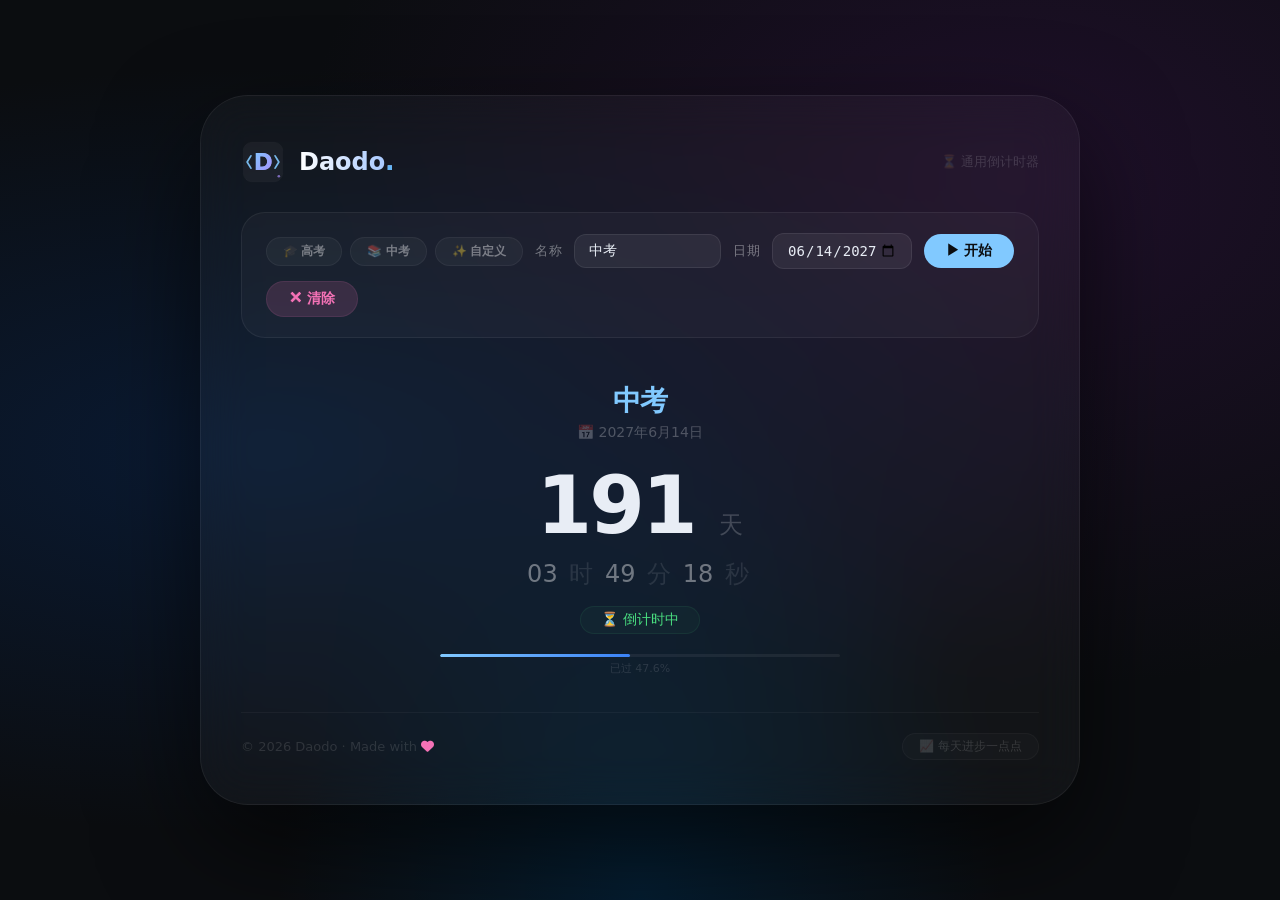
<file: DAODO团队自研/倒计时.html>
<!DOCTYPE html>
<html lang="zh-CN">
<head>
    <meta charset="UTF-8" />
    <meta name="viewport" content="width=device-width, initial-scale=1.0" />
    <title>倒计时器 · Daodo</title>
    
    <link rel="icon" href="data:image/svg+xml,%3Csvg xmlns='http://www.w3.org/2000/svg' viewBox='0 0 200 200'%3E%3Cdefs%3E%3ClinearGradient id='g' x1='0%25' y1='0%25' x2='100%25' y2='100%25'%3E%3Cstop offset='0%25' stop-color='%2381C9FF'/%3E%3Cstop offset='100%25' stop-color='%23A78BFA'/%3E%3C/linearGradient%3E%3Cfilter id='f'%3E%3CfeGaussianBlur stdDeviation='2' result='b'/%3E%3CfeMerge%3E%3CfeMergeNode in='b'/%3E%3CfeMergeNode in='SourceGraphic'/%3E%3C/feMerge%3E%3C/filter%3E%3C/defs%3E%3Crect x='0' y='0' width='200' height='200' rx='40' fill='%230b0d10'/%3E%3Crect x='10' y='10' width='180' height='180' rx='40' fill='rgba(255,255,255,0.04)' stroke='rgba(255,255,255,0.06)' stroke-width='2'/%3E%3Cpath d='M 45 72 L 28 100 L 45 128' fill='none' stroke='%2381C9FF' stroke-width='8' stroke-linecap='round' stroke-linejoin='round' opacity='0.9'/%3E%3Ctext x='100' y='138' font-family='Inter, system-ui, sans-serif' font-size='104' font-weight='800' fill='url(%23g)' filter='url(%23f)' text-anchor='middle' letter-spacing='-2'%3ED%3C/text%3E%3Cpath d='M 155 72 L 172 100 L 155 128' fill='none' stroke='%2381C9FF' stroke-width='8' stroke-linecap='round' stroke-linejoin='round' opacity='0.9'/%3E%3Ccircle cx='172' cy='165' r='6' fill='%23A78BFA' opacity='0.7'/%3E%3C/svg%3E">

    <style>
        * { margin: 0; padding: 0; box-sizing: border-box; }

        body {
            min-height: 100vh;
            display: flex;
            align-items: center;
            justify-content: center;
            font-family: 'Inter', system-ui, -apple-system, sans-serif;
            background: #0b0d10;
            background-image: 
                radial-gradient(ellipse at 20% 50%, rgba(10, 30, 60, 0.8) 0%, transparent 60%),
                radial-gradient(ellipse at 80% 20%, rgba(60, 20, 80, 0.4) 0%, transparent 50%),
                radial-gradient(ellipse at 50% 100%, rgba(0, 40, 70, 0.6) 0%, transparent 40%);
            color: #e8edf5;
            padding: 20px;
        }

        .container {
            max-width: 880px;
            width: 100%;
            background: rgba(255, 255, 255, 0.03);
            backdrop-filter: blur(24px);
            -webkit-backdrop-filter: blur(24px);
            border-radius: 48px;
            border: 1px solid rgba(255, 255, 255, 0.06);
            box-shadow: 0 40px 100px rgba(0, 0, 0, 0.6);
            padding: 44px 40px;
        }

        .header {
            display: flex;
            justify-content: space-between;
            align-items: center;
            flex-wrap: wrap;
            gap: 12px;
            margin-bottom: 28px;
        }

        .logo-group {
            display: flex;
            align-items: center;
            gap: 14px;
        }
        .logo-icon { width: 44px; height: 44px; }
        .logo-icon svg { width: 100%; height: 100%; display: block; }
        .logo-text {
            font-size: 24px;
            font-weight: 700;
            background: linear-gradient(to right, #ffffff, #a0c4ff);
            -webkit-background-clip: text;
            -webkit-text-fill-color: transparent;
            background-clip: text;
        }
        .logo-text .dot { color: #64b5f6; -webkit-text-fill-color: #64b5f6; }

        .config-panel {
            background: rgba(255, 255, 255, 0.03);
            border: 1px solid rgba(255, 255, 255, 0.06);
            border-radius: 24px;
            padding: 20px 24px;
            margin-bottom: 28px;
            display: flex;
            flex-wrap: wrap;
            gap: 12px;
            align-items: center;
        }
        .config-panel label {
            font-size: 13px;
            color: rgba(255, 255, 255, 0.4);
            letter-spacing: 0.5px;
        }
        .config-panel input {
            background: rgba(255, 255, 255, 0.06);
            border: 1px solid rgba(255, 255, 255, 0.08);
            border-radius: 12px;
            padding: 8px 14px;
            color: #e8edf5;
            font-size: 14px;
            outline: none;
            transition: 0.2s;
            flex: 1;
            min-width: 120px;
        }
        .config-panel input:focus {
            border-color: rgba(129, 201, 255, 0.3);
            background: rgba(255, 255, 255, 0.08);
        }
        .config-panel input[type="date"] { flex: 0.8; min-width: 140px; }
        .config-panel input[type="text"] { flex: 1.2; min-width: 140px; }

        .btn {
            padding: 8px 22px;
            border-radius: 40px;
            border: none;
            font-weight: 600;
            font-size: 14px;
            cursor: pointer;
            transition: 0.2s;
            background: #81C9FF;
            color: #0b0d10;
        }
        .btn:hover { transform: scale(1.04); box-shadow: 0 4px 20px rgba(129, 201, 255, 0.25); }
        .btn-outline {
            background: transparent;
            border: 1px solid rgba(255, 255, 255, 0.1);
            color: rgba(255, 255, 255, 0.5);
        }
        .btn-outline:hover { background: rgba(255, 255, 255, 0.05); color: #fff; }
        .btn-danger {
            background: rgba(244, 114, 182, 0.15);
            color: #f472b6;
            border: 1px solid rgba(244, 114, 182, 0.1);
        }
        .btn-danger:hover { background: rgba(244, 114, 182, 0.25); }

        .preset-btns {
            display: flex;
            gap: 8px;
            flex-wrap: wrap;
        }
        .preset-btns .btn {
            font-size: 12px;
            padding: 5px 16px;
            background: rgba(255, 255, 255, 0.04);
            color: rgba(255, 255, 255, 0.4);
            border: 1px solid rgba(255, 255, 255, 0.05);
        }
        .preset-btns .btn:hover {
            background: rgba(129, 201, 255, 0.08);
            color: #81C9FF;
            border-color: rgba(129, 201, 255, 0.1);
        }

        .countdown-main {
            text-align: center;
            padding: 16px 0 8px;
        }

        .countdown-main .target-name {
            font-size: 28px;
            font-weight: 600;
            margin-bottom: 4px;
            letter-spacing: -0.5px;
        }
        .countdown-main .target-name .highlight-gaokao { color: #FCD34D; }
        .countdown-main .target-name .highlight-zhongkao { color: #81C9FF; }
        .countdown-main .target-name .highlight-custom { color: #a78bfa; }

        .countdown-main .target-date {
            font-size: 14px;
            color: rgba(255, 255, 255, 0.25);
            margin-bottom: 20px;
        }

        .countdown-main .big-number {
            font-size: 80px;
            font-weight: 700;
            letter-spacing: -3px;
            line-height: 1.1;
        }
        .countdown-main .big-number .unit {
            font-size: 24px;
            font-weight: 400;
            color: rgba(255, 255, 255, 0.2);
            letter-spacing: 0;
        }

        .countdown-main .detail-time {
            font-size: 24px;
            font-weight: 500;
            color: rgba(255, 255, 255, 0.4);
            margin-top: 8px;
            font-variant-numeric: tabular-nums;
        }
        .countdown-main .detail-time .sep {
            color: rgba(255, 255, 255, 0.1);
            margin: 0 4px;
        }

        .countdown-main .status {
            margin-top: 16px;
            font-size: 14px;
            display: inline-block;
            padding: 4px 20px;
            border-radius: 40px;
            border: 1px solid rgba(255, 255, 255, 0.04);
            background: rgba(255, 255, 255, 0.02);
            color: rgba(255, 255, 255, 0.3);
        }
        .countdown-main .status.active {
            color: #4ade80;
            border-color: rgba(74, 222, 128, 0.08);
            background: rgba(74, 222, 128, 0.04);
        }
        .countdown-main .status.over {
            color: #f472b6;
            border-color: rgba(244, 114, 182, 0.08);
            background: rgba(244, 114, 182, 0.04);
        }

        .countdown-main .progress-wrap {
            margin: 20px auto 0;
            max-width: 400px;
            height: 3px;
            background: rgba(255, 255, 255, 0.06);
            border-radius: 4px;
            overflow: hidden;
        }
        .countdown-main .progress-wrap .bar {
            height: 100%;
            border-radius: 4px;
            transition: width 0.5s ease;
            width: 0%;
        }
        .countdown-main .progress-wrap .bar.color-gaokao { background: linear-gradient(90deg, #FCD34D, #f59e0b); }
        .countdown-main .progress-wrap .bar.color-zhongkao { background: linear-gradient(90deg, #81C9FF, #3b82f6); }
        .countdown-main .progress-wrap .bar.color-custom { background: linear-gradient(90deg, #a78bfa, #7c3aed); }

        .countdown-main .progress-label {
            font-size: 11px;
            color: rgba(255, 255, 255, 0.12);
            margin-top: 4px;
        }

        .empty-state {
            text-align: center;
            padding: 40px 0;
            color: rgba(255, 255, 255, 0.2);
        }
        .empty-state .icon { font-size: 48px; margin-bottom: 12px; }
        .empty-state p { font-size: 15px; }

        .footer {
            display: flex;
            justify-content: space-between;
            align-items: center;
            flex-wrap: wrap;
            gap: 12px;
            margin-top: 28px;
            padding-top: 20px;
            border-top: 1px solid rgba(255, 255, 255, 0.04);
        }
        .footer .copy {
            font-size: 13px;
            color: rgba(255, 255, 255, 0.12);
        }
        .footer .copy i { color: #f472b6; }
        .footer .badge {
            font-size: 12px;
            color: rgba(255, 255, 255, 0.15);
            background: rgba(255,255,255,0.02);
            padding: 4px 16px;
            border-radius: 40px;
            border: 1px solid rgba(255,255,255,0.03);
        }

        @media (max-width: 640px) {
            .container { padding: 24px 16px; border-radius: 32px; }
            .config-panel { flex-direction: column; align-items: stretch; }
            .config-panel input { min-width: unset; }
            .countdown-main .big-number { font-size: 56px; }
            .countdown-main .detail-time { font-size: 18px; }
            .header { flex-direction: column; align-items: flex-start; }
            .preset-btns { justify-content: center; }
        }
    </style>
</head>
<body>

<div class="container">
    <!-- 头部 -->
    <div class="header">
        <div class="logo-group">
            <div class="logo-icon">
                <svg viewBox="0 0 200 200" xmlns="http://www.w3.org/2000/svg">
                    <defs>
                        <linearGradient id="g" x1="0%" y1="0%" x2="100%" y2="100%">
                            <stop offset="0%" stop-color="#81C9FF" />
                            <stop offset="100%" stop-color="#A78BFA" />
                        </linearGradient>
                        <filter id="f"><feGaussianBlur stdDeviation="2" result="b"/><feMerge><feMergeNode in="b"/><feMergeNode in="SourceGraphic"/></feMerge></filter>
                    </defs>
                    <rect x="10" y="10" width="180" height="180" rx="40" fill="rgba(255,255,255,0.04)" stroke="rgba(255,255,255,0.06)" stroke-width="2"/>
                    <path d="M 45 72 L 28 100 L 45 128" fill="none" stroke="#81C9FF" stroke-width="8" stroke-linecap="round" stroke-linejoin="round" opacity="0.9"/>
                    <text x="100" y="138" font-family="'Inter', system-ui, sans-serif" font-size="104" font-weight="800" fill="url(#g)" filter="url(#f)" text-anchor="middle" letter-spacing="-2">D</text>
                    <path d="M 155 72 L 172 100 L 155 128" fill="none" stroke="#81C9FF" stroke-width="8" stroke-linecap="round" stroke-linejoin="round" opacity="0.9"/>
                    <circle cx="172" cy="165" r="6" fill="#A78BFA" opacity="0.7"/>
                </svg>
            </div>
            <span class="logo-text">Daodo<span class="dot">.</span></span>
        </div>
        <div style="font-size:13px;color:rgba(255,255,255,0.15);">⏳ 通用倒计时器</div>
    </div>

    <!-- 配置面板 -->
    <div class="config-panel">
        <div class="preset-btns">
            <button class="btn" data-preset="gaokao">🎓 高考</button>
            <button class="btn" data-preset="zhongkao">📚 中考</button>
            <button class="btn" data-preset="custom">✨ 自定义</button>
        </div>
        <label>名称</label>
        <input type="text" id="targetName" placeholder="如：高考、项目截止日..." value="中考" />
        <label>日期</label>
        <input type="date" id="targetDate" value="2027-06-14" />
        <button class="btn" id="startBtn">▶ 开始</button>
        <button class="btn btn-danger" id="resetBtn">✕ 清除</button>
    </div>

    <!-- 倒计时显示区 -->
    <div id="displayArea"></div>

    <!-- 页脚 -->
    <div class="footer">
        <div class="copy">© 2026 Daodo · Made with <i class="fas fa-heart"></i></div>
        <div class="badge" id="footerBadge">✨ 时间看得见</div>
    </div>
</div>

<script>
    // ================================================================
    //  🔧 预设日期（你只需要改这里）
    // ================================================================
    const PRESETS = {
        gaokao: { name: '高考', date: '2030-06-07' },
        zhongkao: { name: '中考', date: '2027-06-14' }
    };

    // ================================================================
    //  💬 励志语录（只抽一次，之后固定不变）
    // ================================================================
    const BADGES = [
        '✨ 时间看得见',
        '⏰ 珍惜每一秒',
        '🎯 专注当下',
        '💪 你可以的',
        '📈 每天进步一点点',
        '🚀 乾坤未定，你我皆是黑马',
        '🌱 种一棵树最好的时间是十年前，其次是现在'
    ];
    // 页面加载时抽一次，之后再也不变
    const FIXED_BADGE = BADGES[Math.floor(Math.random() * BADGES.length)];

    // ================================================================
    //  DOM 引用
    // ================================================================
    const targetName = document.getElementById('targetName');
    const targetDate = document.getElementById('targetDate');
    const startBtn = document.getElementById('startBtn');
    const resetBtn = document.getElementById('resetBtn');
    const displayArea = document.getElementById('displayArea');
    const footerBadge = document.getElementById('footerBadge');

    // 把固定语录写进页脚
    footerBadge.textContent = FIXED_BADGE;

    let currentTarget = null;
    let timer = null;

    // ================================================================
    //  存储
    // ================================================================
    function loadFromStorage() {
        try {
            const saved = localStorage.getItem('daodo_countdown');
            if (saved) {
                const data = JSON.parse(saved);
                currentTarget = data;
                targetName.value = data.name;
                targetDate.value = data.date;
                renderCountdown();
                return true;
            }
        } catch (e) {}
        return false;
    }

    function saveToStorage() {
        if (currentTarget) {
            localStorage.setItem('daodo_countdown', JSON.stringify(currentTarget));
        }
    }

    // ================================================================
    //  渲染倒计时
    // ================================================================
    function renderCountdown() {
        if (!currentTarget || !currentTarget.date) {
            displayArea.innerHTML = `
                <div class="empty-state">
                    <div class="icon">⏳</div>
                    <p>设置一个目标，开始倒计时</p>
                    <p style="font-size:13px;color:rgba(255,255,255,0.1);">支持中考、高考、工作项目、纪念日……</p>
                </div>
            `;
            return;
        }

        const now = new Date();
        const target = new Date(currentTarget.date + 'T00:00:00');
        const diffMs = target.getTime() - now.getTime();

        let colorClass = 'color-custom';
        let highlightClass = 'highlight-custom';
        if (currentTarget.name === '高考') { colorClass = 'color-gaokao'; highlightClass = 'highlight-gaokao'; }
        else if (currentTarget.name === '中考') { colorClass = 'color-zhongkao'; highlightClass = 'highlight-zhongkao'; }

        let days, hours, minutes, seconds, statusText, statusClass, progress;
        const isOver = diffMs <= 0;

        if (isOver) {
            days = 0; hours = 0; minutes = 0; seconds = 0;
            statusText = '🎉 已完成！';
            statusClass = 'over';
            progress = 100;
        } else {
            const totalSec = Math.floor(diffMs / 1000);
            days = Math.floor(totalSec / 86400);
            hours = Math.floor((totalSec % 86400) / 3600);
            minutes = Math.floor((totalSec % 3600) / 60);
            seconds = totalSec % 60;

            if (days <= 3) {
                statusText = `🚀 冲刺模式！仅剩 ${days} 天！`;
                statusClass = 'active';
            } else {
                statusText = '⏳ 倒计时中';
                statusClass = 'active';
            }

            const startDate = new Date(target);
            startDate.setFullYear(startDate.getFullYear() - 1);
            const totalDuration = target.getTime() - startDate.getTime();
            const elapsed = now.getTime() - startDate.getTime();
            progress = Math.min(100, Math.max(0, (elapsed / totalDuration) * 100));
        }

        const dateStr = target.toLocaleDateString('zh-CN', { year: 'numeric', month: 'long', day: 'numeric' });

        displayArea.innerHTML = `
            <div class="countdown-main">
                <div class="target-name">
                    <span class="${highlightClass}">${currentTarget.name}</span>
                </div>
                <div class="target-date">📅 ${dateStr}</div>
                <div class="big-number">
                    ${days} <span class="unit">天</span>
                </div>
                <div class="detail-time">
                    ${String(hours).padStart(2, '0')} <span class="sep">时</span>
                    ${String(minutes).padStart(2, '0')} <span class="sep">分</span>
                    ${String(seconds).padStart(2, '0')} <span class="sep">秒</span>
                </div>
                <div class="status ${statusClass}">${statusText}</div>
                <div class="progress-wrap">
                    <div class="bar ${colorClass}" style="width: ${progress.toFixed(1)}%"></div>
                </div>
                <div class="progress-label">已过 ${progress.toFixed(1)}%</div>
            </div>
        `;
    }

    // ================================================================
    //  启动/停止
    // ================================================================
    function startCountdown(name, date) {
        if (!date) { alert('请选择日期'); return; }
        currentTarget = { name: name || '目标', date: date };
        saveToStorage();
        renderCountdown();
        if (timer) clearInterval(timer);
        timer = setInterval(renderCountdown, 1000);
    }

    // ================================================================
    //  事件绑定
    // ================================================================
    document.querySelectorAll('[data-preset]').forEach(btn => {
        btn.addEventListener('click', function() {
            const key = this.dataset.preset;
            if (key === 'custom') {
                targetName.value = '';
                targetDate.value = '';
                targetName.focus();
                return;
            }
            const preset = PRESETS[key];
            if (preset) {
                targetName.value = preset.name;
                targetDate.value = preset.date;
                startCountdown(preset.name, preset.date);
            }
        });
    });

    startBtn.addEventListener('click', function() {
        const name = targetName.value.trim() || '目标';
        const date = targetDate.value;
        if (!date) { alert('请选择日期'); return; }
        startCountdown(name, date);
    });

    resetBtn.addEventListener('click', function() {
        if (confirm('清除当前倒计时？')) {
            currentTarget = null;
            localStorage.removeItem('daodo_countdown');
            if (timer) clearInterval(timer);
            renderCountdown();
            targetName.value = '';
            targetDate.value = '';
        }
    });

    targetDate.addEventListener('keydown', function(e) {
        if (e.key === 'Enter') startBtn.click();
    });
    targetName.addEventListener('keydown', function(e) {
        if (e.key === 'Enter') startBtn.click();
    });

    // ================================================================
    //  初始化
    // ================================================================
    const hasSaved = loadFromStorage();
    if (hasSaved && currentTarget) {
        renderCountdown();
        timer = setInterval(renderCountdown, 1000);
    } else {
        // 默认显示中考
        targetName.value = '中考';
        targetDate.value = '2027-06-14';
        startCountdown('中考', '2027-06-14');
    }

    // 加载 Font Awesome
    const link = document.createElement('link');
    link.rel = 'stylesheet';
    link.href = 'https://cdnjs.cloudflare.com/ajax/libs/font-awesome/6.0.0-beta3/css/all.min.css';
    document.head.appendChild(link);
</script>

</body>
</html>
</file>
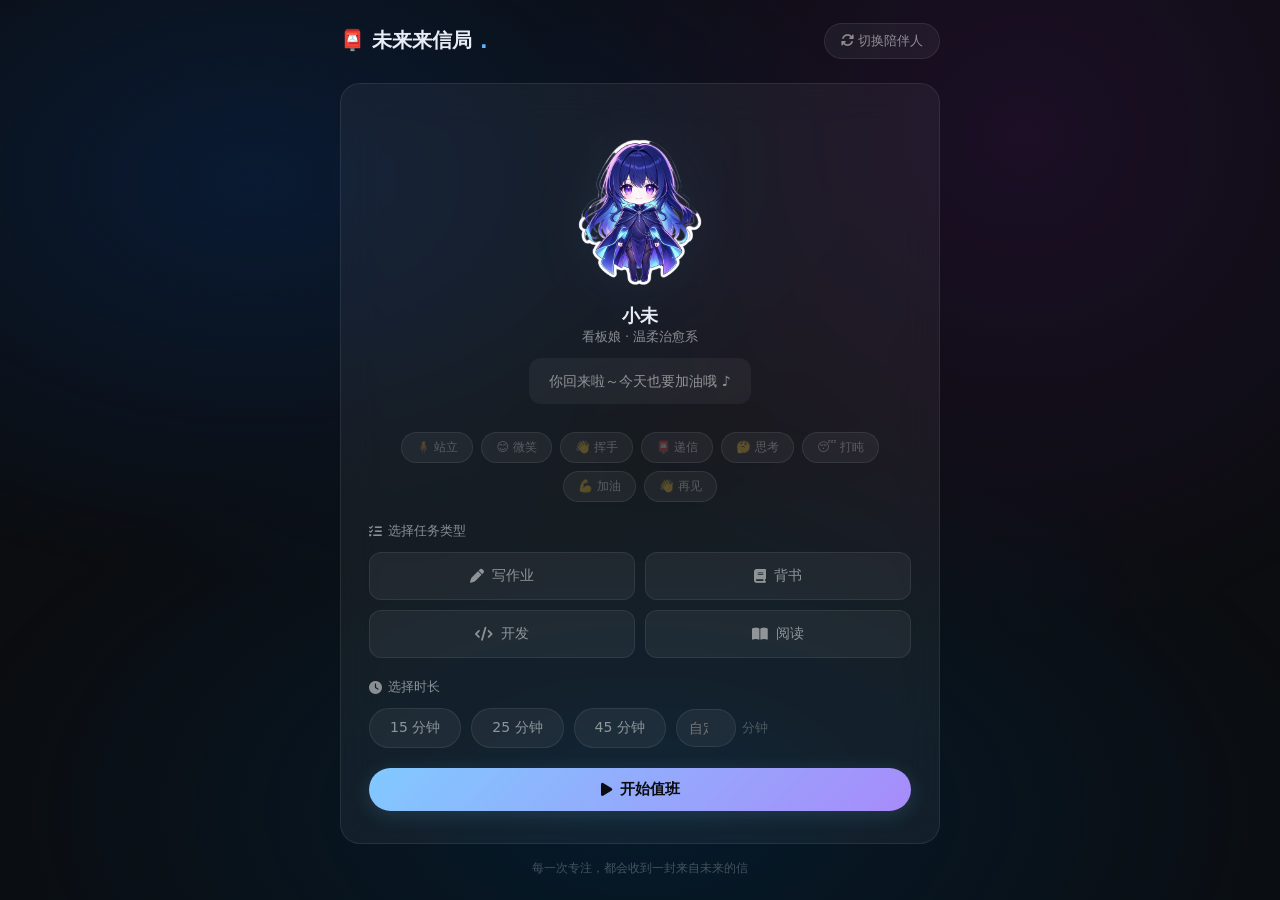
<file: DAODO团队自研/未来来信局.html>
<!DOCTYPE html>
<html lang="zh-CN">
<head>
<meta charset="UTF-8">
<meta name="viewport" content="width=device-width, initial-scale=1.0">
<title>未来来信局</title>

<style>
* {
    margin: 0;
    padding: 0;
    box-sizing: border-box;
}

:root {
    --bg: #0b0d10;
    --glass: rgba(255, 255, 255, 0.05);
    --glass-border: rgba(255, 255, 255, 0.08);
    --text: #e8edf5;
    --text-dim: rgba(255, 255, 255, 0.5);
    --text-muted: rgba(255, 255, 255, 0.25);
    --radius: 20px;
}

body {
    font-family: 'Inter', system-ui, -apple-system, sans-serif;
    background: var(--bg);
    color: var(--text);
    min-height: 100vh;
    display: flex;
    align-items: center;
    justify-content: center;
    padding: 20px;
    overflow-x: hidden;
}

/* 背景 */
.bg-layer {
    position: fixed;
    inset: 0;
    z-index: 0;
    pointer-events: none;
    background:
        radial-gradient(ellipse 600px 400px at 20% 20%, rgba(10, 30, 60, 0.8), transparent),
        radial-gradient(ellipse 500px 500px at 80% 15%, rgba(60, 20, 80, 0.35), transparent),
        radial-gradient(ellipse 700px 400px at 50% 90%, rgba(0, 40, 70, 0.5), transparent);
}

/* 毛玻璃卡片 */
.glass {
    background: var(--glass);
    backdrop-filter: blur(20px);
    -webkit-backdrop-filter: blur(20px);
    border: 1px solid var(--glass-border);
    border-radius: var(--radius);
    padding: 32px 28px;
    transition: all 0.3s;
}

/* 角色图片 */
.character-img {
    width: 160px;
    height: auto;
    display: block;
    image-rendering: auto;
    filter: drop-shadow(0 0 30px rgba(129, 201, 255, 0.08));
    transition: all 0.4s ease;
}

.character-img:hover {
    filter: drop-shadow(0 0 40px rgba(129, 201, 255, 0.15));
}

/* ===== 布局 ===== */
.container {
    position: relative;
    z-index: 1;
    width: 100%;
    max-width: 600px;
}

/* 顶部 */
.header {
    display: flex;
    justify-content: space-between;
    align-items: center;
    margin-bottom: 24px;
}

.logo {
    font-size: 20px;
    font-weight: 700;
    display: flex;
    align-items: center;
    gap: 8px;
}

.logo .dot {
    color: #64b5f6;
}

.switch-btn {
    background: var(--glass);
    border: 1px solid var(--glass-border);
    color: var(--text-dim);
    padding: 8px 16px;
    border-radius: 40px;
    font-size: 13px;
    cursor: pointer;
    transition: all 0.3s;
    font-family: inherit;
}

.switch-btn:hover {
    background: rgba(255, 255, 255, 0.08);
    color: var(--text);
}

/* 角色展示区 */
.hero {
    text-align: center;
    padding: 16px 0 12px;
}

.hero .character-img {
    margin: 0 auto;
}

.hero .char-name {
    font-size: 18px;
    font-weight: 600;
    margin-top: 12px;
}

.hero .char-title {
    font-size: 13px;
    color: var(--text-dim);
}

.hero .speech {
    margin-top: 12px;
    padding: 12px 20px;
    background: var(--glass);
    border-radius: 12px;
    font-size: 14px;
    color: var(--text-dim);
    line-height: 1.6;
    display: inline-block;
    max-width: 80%;
}

/* 任务选择 */
.section-label {
    font-size: 13px;
    color: var(--text-dim);
    margin-bottom: 12px;
    display: flex;
    align-items: center;
    gap: 6px;
}

.task-grid {
    display: grid;
    grid-template-columns: 1fr 1fr;
    gap: 10px;
    margin-bottom: 20px;
}

.task-btn {
    padding: 14px;
    border-radius: 12px;
    background: var(--glass);
    border: 1px solid var(--glass-border);
    color: var(--text-dim);
    font-size: 14px;
    cursor: pointer;
    transition: all 0.3s;
    font-family: inherit;
    text-align: center;
    display: flex;
    align-items: center;
    justify-content: center;
    gap: 8px;
}

.task-btn:hover {
    background: rgba(255, 255, 255, 0.06);
    color: var(--text);
}

.task-btn.active {
    border-color: #81C9FF;
    background: rgba(129, 201, 255, 0.08);
    color: #fff;
}

/* 时长选择 */
.time-options {
    display: flex;
    gap: 10px;
    flex-wrap: wrap;
    margin-bottom: 20px;
}

.time-btn {
    padding: 10px 20px;
    border-radius: 40px;
    background: var(--glass);
    border: 1px solid var(--glass-border);
    color: var(--text-dim);
    font-size: 14px;
    cursor: pointer;
    transition: all 0.3s;
    font-family: inherit;
}

.time-btn:hover {
    background: rgba(255, 255, 255, 0.06);
    color: var(--text);
}

.time-btn.active {
    border-color: #81C9FF;
    background: rgba(129, 201, 255, 0.08);
    color: #fff;
}

.custom-time {
    display: flex;
    align-items: center;
    gap: 6px;
}

.custom-time input {
    width: 60px;
    padding: 10px 12px;
    border-radius: 40px;
    background: var(--glass);
    border: 1px solid var(--glass-border);
    color: var(--text);
    font-size: 14px;
    outline: none;
    text-align: center;
    font-family: inherit;
}

.custom-time input:focus {
    border-color: #81C9FF;
}

.custom-time span {
    color: var(--text-muted);
    font-size: 13px;
}

/* 按钮 */
.btn {
    padding: 12px 28px;
    border-radius: 40px;
    border: none;
    font-weight: 600;
    font-size: 15px;
    cursor: pointer;
    transition: all 0.3s;
    font-family: inherit;
    display: inline-flex;
    align-items: center;
    gap: 8px;
}

.btn-primary {
    background: linear-gradient(135deg, #81C9FF, #A78BFA);
    color: #0b0d10;
    box-shadow: 0 4px 20px rgba(129, 201, 255, 0.15);
}

.btn-primary:hover {
    transform: translateY(-2px);
    box-shadow: 0 6px 30px rgba(129, 201, 255, 0.2);
}

.btn-ghost {
    background: var(--glass);
    border: 1px solid var(--glass-border);
    color: var(--text-dim);
}

.btn-ghost:hover {
    background: rgba(255, 255, 255, 0.06);
    color: var(--text);
}

.btn-sm {
    padding: 8px 18px;
    font-size: 13px;
}

.btn-block {
    width: 100%;
    justify-content: center;
}

/* 动作按钮区 */
.action-bar {
    display: flex;
    gap: 8px;
    flex-wrap: wrap;
    justify-content: center;
    margin: 16px 0 20px;
}

.action-btn {
    padding: 6px 14px;
    border-radius: 40px;
    background: var(--glass);
    border: 1px solid var(--glass-border);
    color: var(--text-muted);
    font-size: 12px;
    cursor: pointer;
    transition: all 0.3s;
    font-family: inherit;
}

.action-btn:hover {
    background: rgba(255, 255, 255, 0.06);
    color: var(--text);
}

/* 计时器 */
.timer-display {
    font-size: 56px;
    font-weight: 700;
    text-align: center;
    font-variant-numeric: tabular-nums;
    letter-spacing: 2px;
    margin: 8px 0;
}

.timer-ring-wrap {
    position: relative;
    width: 200px;
    height: 200px;
    margin: 0 auto 12px;
}

.timer-ring {
    width: 100%;
    height: 100%;
    transform: rotate(-90deg);
}

.timer-ring-bg {
    fill: none;
    stroke: rgba(255, 255, 255, 0.06);
    stroke-width: 6;
}

.timer-ring-fg {
    fill: none;
    stroke: url(#ringGrad);
    stroke-width: 6;
    stroke-linecap: round;
    transition: stroke-dashoffset 0.5s ease;
}

.timer-center {
    position: absolute;
    inset: 0;
    display: flex;
    flex-direction: column;
    align-items: center;
    justify-content: center;
}

.timer-center .digits {
    font-size: 36px;
    font-weight: 700;
    letter-spacing: 1px;
}

.timer-center .label {
    font-size: 12px;
    color: var(--text-dim);
    margin-top: 2px;
}

.timer-status {
    text-align: center;
    font-size: 14px;
    color: var(--text-dim);
    margin: 12px 0;
}

/* 来信弹窗 */
.letter-popup {
    position: fixed;
    inset: 0;
    z-index: 100;
    display: none;
    align-items: center;
    justify-content: center;
    background: rgba(0, 0, 0, 0.6);
    backdrop-filter: blur(12px);
    padding: 20px;
}

.letter-popup.show {
    display: flex;
}

.letter-popup-card {
    background: rgba(20, 22, 30, 0.95);
    backdrop-filter: blur(30px);
    border: 1px solid var(--glass-border);
    border-radius: 20px;
    padding: 32px 28px;
    max-width: 380px;
    width: 100%;
    text-align: center;
    animation: popIn 0.4s ease;
}

@keyframes popIn {
    from {
        transform: scale(0.85);
        opacity: 0;
    }
    to {
        transform: scale(1);
        opacity: 1;
    }
}

.letter-popup-card .popup-icon {
    font-size: 32px;
    margin-bottom: 12px;
}

.letter-popup-card .popup-from {
    font-size: 12px;
    color: var(--text-muted);
    margin-bottom: 8px;
}

.letter-popup-card .popup-text {
    font-size: 15px;
    line-height: 1.8;
    color: var(--text-dim);
    margin-bottom: 16px;
}

.letter-popup-card .popup-close {
    color: var(--text-muted);
    font-size: 13px;
    cursor: pointer;
}

.letter-popup-card .popup-close:hover {
    color: var(--text);
}

/* 完成页 */
.reveal-content {
    display: none;
    animation: fadeUp 0.5s ease;
}

.reveal-content.show {
    display: block;
}

@keyframes fadeUp {
    from {
        opacity: 0;
        transform: translateY(20px);
    }
    to {
        opacity: 1;
        transform: translateY(0);
    }
}

.reveal-letter {
    text-align: left;
    line-height: 1.9;
    font-size: 14px;
    color: var(--text-dim);
    padding: 24px;
}

.reveal-letter .greeting {
    font-size: 16px;
    color: var(--text);
    margin-bottom: 12px;
}

.reveal-letter .sign {
    text-align: right;
    font-style: italic;
    color: var(--text-muted);
    margin-top: 12px;
}

/* 隐藏 */
.hidden {
    display: none !important;
}

/* 响应式 */
@media (max-width: 480px) {
    .glass {
        padding: 20px 16px;
    }
    .timer-display {
        font-size: 40px;
    }
    .timer-ring-wrap {
        width: 160px;
        height: 160px;
    }
    .timer-center .digits {
        font-size: 28px;
    }
    .character-img {
        width: 120px;
    }
    .task-grid {
        grid-template-columns: 1fr;
    }
    .hero .speech {
        max-width: 100%;
        font-size: 13px;
    }
}
</style>
</head>
<body>

<div class="bg-layer"></div>

<div class="container" id="app">

    <!-- 顶栏 -->
    <div class="header">
        <div class="logo">📮 未来来信局<span class="dot">.</span></div>
        <button class="switch-btn" id="switchCharBtn"><i class="fa-solid fa-arrows-rotate"></i> 切换陪伴人</button>
    </div>

    <!-- 主卡片 -->
    <div class="glass" id="mainCard">

        <!-- 角色展示 -->
        <div class="hero" id="heroArea">
            <img class="character-img" id="charImg" src="" alt="角色">
            <div class="char-name" id="charName">小未</div>
            <div class="char-title" id="charTitle">看板娘 · 温柔治愈系</div>
            <div class="speech" id="charSpeech">你回来啦～今天也要加油哦 ♪</div>
        </div>

        <!-- 动作测试按钮（开发用，上线后可删） -->
        <div class="action-bar" id="actionBar">
            <button class="action-btn" data-action="stand">🧍 站立</button>
            <button class="action-btn" data-action="smile">😊 微笑</button>
            <button class="action-btn" data-action="wave">👋 挥手</button>
            <button class="action-btn" data-action="letter">📮 递信</button>
            <button class="action-btn" data-action="think">🤔 思考</button>
            <button class="action-btn" data-action="sleep">😴 打盹</button>
            <button class="action-btn" data-action="cheer">💪 加油</button>
            <button class="action-btn" data-action="goodbye">👋 再见</button>
        </div>

        <!-- 任务选择 -->
        <div id="setupArea">
            <div class="section-label"><i class="fa-solid fa-list-check"></i> 选择任务类型</div>
            <div class="task-grid" id="taskGrid">
                <button class="task-btn" data-task="写作业"><i class="fa-solid fa-pen"></i> 写作业</button>
                <button class="task-btn" data-task="背书"><i class="fa-solid fa-book"></i> 背书</button>
                <button class="task-btn" data-task="开发"><i class="fa-solid fa-code"></i> 开发</button>
                <button class="task-btn" data-task="阅读"><i class="fa-solid fa-book-open"></i> 阅读</button>
            </div>

            <div class="section-label"><i class="fa-solid fa-clock"></i> 选择时长</div>
            <div class="time-options" id="timeOptions">
                <button class="time-btn" data-time="15">15 分钟</button>
                <button class="time-btn" data-time="25">25 分钟</button>
                <button class="time-btn" data-time="45">45 分钟</button>
                <div class="custom-time">
                    <input type="number" id="customTime" min="1" max="180" placeholder="自定义">
                    <span>分钟</span>
                </div>
            </div>

            <button class="btn btn-primary btn-block" id="startBtn"><i class="fa-solid fa-play"></i> 开始值班</button>
        </div>

        <!-- 计时器区域 -->
        <div id="timerArea" class="hidden">
            <div class="timer-ring-wrap">
                <svg class="timer-ring" viewBox="0 0 200 200">
                    <defs>
                        <linearGradient id="ringGrad" x1="0%" y1="0%" x2="100%" y2="100%">
                            <stop offset="0%" stop-color="#81C9FF"/>
                            <stop offset="100%" stop-color="#A78BFA"/>
                        </linearGradient>
                    </defs>
                    <circle class="timer-ring-bg" cx="100" cy="100" r="90"/>
                    <circle class="timer-ring-fg" id="ringFg" cx="100" cy="100" r="90"
                    stroke-dasharray="565.49" stroke-dashoffset="0"/>
                </svg>
                <div class="timer-center">
                    <div class="digits" id="timerDigits">25:00</div>
                    <div class="label" id="timerTaskLabel">写作业</div>
                </div>
            </div>
            <div class="timer-status" id="timerStatus">专注中...</div>
            <div style="display:flex;gap:10px;justify-content:center;">
                <button class="btn btn-ghost btn-sm" id="pauseBtn"><i class="fa-solid fa-pause"></i> 暂停</button>
                <button class="btn btn-ghost btn-sm" id="abandonBtn"><i class="fa-solid fa-xmark"></i> 放弃</button>
            </div>
        </div>

        <!-- 完成区域 -->
        <div id="revealArea" class="hidden">
            <div class="reveal-content show">
                <div class="reveal-letter glass" id="revealLetter">
                    <div class="greeting">📮 一封来自未来的信</div>
                    <div id="letterBody">你完成了一次专注值班。继续加油！</div>
                    <div class="sign" id="letterSign">—— 小未</div>
                </div>
                <div style="display:flex;gap:10px;flex-wrap:wrap;justify-content:center;margin-top:16px;">
                    <button class="btn btn-primary btn-sm" id="saveLetterBtn"><i class="fa-solid fa-heart"></i> 收藏</button>
                    <button class="btn btn-ghost btn-sm" id="homeBtn"><i class="fa-solid fa-house"></i> 返回首页</button>
                </div>
            </div>
        </div>

    </div>

    <!-- 页脚 -->
    <div style="text-align:center;margin-top:16px;font-size:12px;color:var(--text-muted);">
        每一次专注，都会收到一封来自未来的信
    </div>

</div>

<!-- 来信弹窗 -->
<div class="letter-popup" id="letterPopup">
    <div class="letter-popup-card">
        <div class="popup-icon">📮</div>
        <div class="popup-from" id="popupFrom">来自小未的留言</div>
        <div class="popup-text" id="popupText">你已经很棒了，继续加油！</div>
        <div class="popup-close" id="popupClose">— 点击关闭 —</div>
    </div>
</div>

<!-- Font Awesome -->
<link rel="stylesheet" href="https://cdnjs.cloudflare.com/ajax/libs/font-awesome/6.5.1/css/all.min.css">

<script>
    // ================================================================
    //  🎯 配置
    // ================================================================

    // 图片基础路径（根据你的实际仓库调整）
    const IMAGE_BASE = 'https://daodo-123.github.io/daodo/DAODO团队自研/images/';

    // 角色数据
    const CHARACTERS = {
        xw: {
            name: '小未',
            title: '看板娘 · 温柔治愈系',
            speech: '你回来啦～今天也要加油哦 ♪',
            images: {
                stand: 'xw_stand.png',
                smile: 'xw_smile.png',
                wave: 'xw_wave.png',
                letter: 'xw_letter.png',
                think: 'xw_think.png',
                sleep: 'xw_sleep.png',
                cheer: 'xw_cheer.png',
                goodbye: 'xw_goodbye.png'
            }
        },
        al: {
            name: '阿来',
            title: '看板郎 · 安静陪伴系',
            speech: '来了？开始吧。',
            images: {
                stand: 'al_stand.png',
                smile: 'al_smile.png',
                wave: 'al_wave.png',
                letter: 'al_letter.png',
                think: 'al_think.png',
                sleep: 'al_sleep.png',
                cheer: 'al_cheer.png',
                goodbye: 'al_goodbye.png'
            }
        }
    };

    // 来信内容
    const LETTERS = {
        '写作业': '完成作业的你，真的很了不起。那些题目没有想象中那么难，对吧？未来的你，正在感谢现在这个没有放弃的自己。',
        '背书': '背书的辛苦，未来的你都记得。那些反复背诵的段落，后来都变成了你的底气。你做到了！',
        '开发': '又写完了一段代码？未来的你正在用现在写的代码改变世界。每一个 bug 都不会白修，你走的每一步都算数。',
        '阅读': '那些看过的字句，都会变成你思想的一部分。未来的你，正在感谢现在这个愿意静下来阅读的自己。'
    };

    const POPUP_MESSAGES = {
        xw: ['你已经很棒了，继续加油呀～', '我在未来等你哦，不着急 ♪', '专注的样子最帅了！', '每一秒都在变得更好 ✨'],
        al: ['还在？不错，继续。', '你做得很好。', '别分心，我陪着你。', '坚持住。']
    };

    // ================================================================
    //  🧠 状态
    // ================================================================

    let state = {
        char: 'xw', // 'xw' | 'al'
        action: 'stand',
        task: null,
        duration: 0,
        remaining: 0,
        timer: null,
        paused: false,
        popupTimer: null,
        popupCount: 0,
        isRunning: false
    };

    // ================================================================
    //  🖼️ DOM 引用
    // ================================================================

    const charImg = document.getElementById('charImg');
    const charName = document.getElementById('charName');
    const charTitle = document.getElementById('charTitle');
    const charSpeech = document.getElementById('charSpeech');
    const switchBtn = document.getElementById('switchCharBtn');
    const setupArea = document.getElementById('setupArea');
    const timerArea = document.getElementById('timerArea');
    const revealArea = document.getElementById('revealArea');
    const startBtn = document.getElementById('startBtn');
    const pauseBtn = document.getElementById('pauseBtn');
    const abandonBtn = document.getElementById('abandonBtn');
    const timerDigits = document.getElementById('timerDigits');
    const timerTaskLabel = document.getElementById('timerTaskLabel');
    const timerStatus = document.getElementById('timerStatus');
    const ringFg = document.getElementById('ringFg');
    const letterPopup = document.getElementById('letterPopup');
    const popupFrom = document.getElementById('popupFrom');
    const popupText = document.getElementById('popupText');
    const popupClose = document.getElementById('popupClose');
    const revealLetter = document.getElementById('revealLetter');
    const letterBody = document.getElementById('letterBody');
    const letterSign = document.getElementById('letterSign');
    const saveLetterBtn = document.getElementById('saveLetterBtn');
    const homeBtn = document.getElementById('homeBtn');
    const customTime = document.getElementById('customTime');

    // ================================================================
    //  🎯 核心函数
    // ================================================================

    // 切换角色
    function setChar(charKey) {
        state.char = charKey;
        const char = CHARACTERS[charKey];
        charName.textContent = char.name;
        charTitle.textContent = char.title;
        charSpeech.textContent = char.speech;
        setAction('stand');
        // 保存偏好
        localStorage.setItem('fl_char', charKey);
    }

    // 切换动作
    function setAction(action) {
        state.action = action;
        const char = CHARACTERS[state.char];
        const imgFile = char.images[action] || char.images.stand;
        charImg.src = IMAGE_BASE + imgFile;
        // 如果图片加载失败，显示占位
        charImg.onerror = function() {
            this.src = 'data:image/svg+xml,%3Csvg xmlns="http://www.w3.org/2000/svg" width="200" height="200"%3E%3Crect fill="%231a1a2e" width="200" height="200"/%3E%3Ctext x="50%25" y="50%25" text-anchor="middle" dy=".3em" fill="%23666" font-family="system-ui" font-size="16"%3E%F0%9F%92%AC%3C/text%3E%3C/svg%3E';
        };
    }

    // 切换角色
    function toggleChar() {
        const next = state.char === 'xw' ? 'al' : 'xw';
        setChar(next);
        // 重置任务选择高亮
        document.querySelectorAll('.task-btn').forEach(b => b.classList.remove('active'));
        document.querySelectorAll('.time-btn').forEach(b => b.classList.remove('active'));
        state.task = null;
        state.duration = 0;
    }

    // ================================================================
    //  📮 值班逻辑
    // ================================================================

    function startTimer() {
        if (!state.task) {
            toast('请先选择任务类型');
            return;
        }
        if (!state.duration || state.duration <= 0) {
            toast('请先选择时长');
            return;
        }

        state.remaining = state.duration * 60;
        state.paused = false;
        state.isRunning = true;
        state.popupCount = 0;

        setupArea.classList.add('hidden');
        timerArea.classList.remove('hidden');
        revealArea.classList.add('hidden');

        timerTaskLabel.textContent = state.task;
        setAction('cheer');
        updateTimerDisplay();
        runTimer();
        schedulePopup();

        timerStatus.textContent = '专注中...';
        pauseBtn.innerHTML = '<i class="fa-solid fa-pause"></i> 暂停';
    }

    function runTimer() {
        clearInterval(state.timer);
        state.timer = setInterval(() => {
            if (state.paused) return;
            state.remaining--;
            updateTimerDisplay();

            // 随机切换表情
            if (Math.random() < 0.03) {
                const actions = ['smile', 'think', 'cheer'];
                setAction(actions[Math.floor(Math.random() * actions.length)]);
            }

            if (state.remaining <= 0) {
                clearInterval(state.timer);
                clearInterval(state.popupTimer);
                finishTimer();
            }
        }, 1000);
    }

    function updateTimerDisplay() {
        const m = Math.floor(state.remaining / 60);
        const s = state.remaining % 60;
        timerDigits.textContent = String(m).padStart(2, '0') + ':' + String(s).padStart(2, '0');

        const total = state.duration * 60;
        const pct = (total - state.remaining) / total;
        const circumference = 565.49;
        ringFg.style.strokeDashoffset = circumference * (1 - pct);
    }

    function togglePause() {
        state.paused = !state.paused;
        pauseBtn.innerHTML = state.paused ? '<i class="fa-solid fa-play"></i> 继续' :
            '<i class="fa-solid fa-pause"></i> 暂停';
        timerStatus.textContent = state.paused ? '已暂停' : '专注中...';
        setAction(state.paused ? 'sleep' : 'smile');
    }

    function abandonTimer() {
        if (confirm('确定要放弃这次值班吗？')) {
            clearInterval(state.timer);
            clearInterval(state.popupTimer);
            state.isRunning = false;
            setAction('goodbye');
            setupArea.classList.remove('hidden');
            timerArea.classList.add('hidden');
            revealArea.classList.add('hidden');
            toast('已放弃本次值班');
        }
    }

    function finishTimer() {
        state.isRunning = false;
        setAction('cheer');

        // 生成信件
        const char = CHARACTERS[state.char];
        const letterText = LETTERS[state.task] || '你完成了一次专注值班。未来的你，正在感谢现在这个努力的自己。';
        letterBody.textContent = letterText;
        letterSign.textContent = '—— ' + char.name;

        timerArea.classList.add('hidden');
        revealArea.classList.remove('hidden');

        // 显示弹窗
        showPopup('📮 值班完成！', '你收到了一封来自未来的信 💌');

        toast('🎉 值班完成！');
    }

    // ================================================================
    //  📮 来信弹窗
    // ================================================================

    function schedulePopup() {
        const total = state.duration * 60;
        const interval = Math.floor(total / 3);
        let count = 0;

        clearInterval(state.popupTimer);
        state.popupTimer = setInterval(() => {
            if (state.paused || state.remaining <= 0 || !state.isRunning) return;
            count++;
            if (count > 2) { clearInterval(state.popupTimer); return; }

            const msgs = POPUP_MESSAGES[state.char] || POPUP_MESSAGES.xw;
            const msg = msgs[Math.floor(Math.random() * msgs.length)];
            const char = CHARACTERS[state.char];
            setAction('letter');
            showPopup('📮 来信', msg);
            setTimeout(() => setAction('smile'), 500);
        }, interval * 1000);
    }

    function showPopup(title, msg) {
        popupFrom.textContent = title;
        popupText.textContent = msg;
        letterPopup.classList.add('show');
        setTimeout(() => {
            letterPopup.classList.remove('show');
        }, 4000);
    }

    popupClose.addEventListener('click', () => {
        letterPopup.classList.remove('show');
    });
    letterPopup.addEventListener('click', (e) => {
        if (e.target === letterPopup) letterPopup.classList.remove('show');
    });

    // ================================================================
    //  💾 收藏功能
    // ================================================================

    saveLetterBtn.addEventListener('click', () => {
        const letters = JSON.parse(localStorage.getItem('fl_letters') || '[]');
        letters.push({
            char: state.char,
            task: state.task,
            duration: state.duration,
            date: new Date().toISOString(),
            text: letterBody.textContent
        });
        localStorage.setItem('fl_letters', JSON.stringify(letters));
        toast('💌 已收藏这封信');
    });

    homeBtn.addEventListener('click', () => {
        setupArea.classList.remove('hidden');
        revealArea.classList.add('hidden');
        timerArea.classList.add('hidden');
        setAction('stand');
        state.isRunning = false;
        clearInterval(state.timer);
        clearInterval(state.popupTimer);
    });

    // ================================================================
    //  📋 任务选择
    // ================================================================

    document.querySelectorAll('.task-btn').forEach(btn => {
        btn.addEventListener('click', function() {
            document.querySelectorAll('.task-btn').forEach(b => b.classList.remove('active'));
            this.classList.add('active');
            state.task = this.dataset.task;
            setAction('smile');
        });
    });

    document.querySelectorAll('.time-btn').forEach(btn => {
        btn.addEventListener('click', function() {
            document.querySelectorAll('.time-btn').forEach(b => b.classList.remove('active'));
            this.classList.add('active');
            customTime.value = '';
            state.duration = parseInt(this.dataset.time);
        });
    });

    customTime.addEventListener('input', function() {
        const v = parseInt(this.value);
        if (v > 0) {
            document.querySelectorAll('.time-btn').forEach(b => b.classList.remove('active'));
            state.duration = v;
        }
    });

    // ================================================================
    //  🎬 动作测试按钮
    // ================================================================

    document.querySelectorAll('.action-btn').forEach(btn => {
        btn.addEventListener('click', function() {
            const action = this.dataset.action;
            setAction(action);
        });
    });

    // ================================================================
    //  🔄 切换角色
    // ================================================================

    switchBtn.addEventListener('click', toggleChar);

    // ================================================================
    //  🚀 启动
    // ================================================================

    // 初始化
    function init() {
        const saved = localStorage.getItem('fl_char');
        if (saved && CHARACTERS[saved]) {
            setChar(saved);
        } else {
            setChar('xw');
        }
    }

    // Toast 提示
    function toast(msg) {
        const t = document.getElementById('toast');
        if (!t) {
            const div = document.createElement('div');
            div.id = 'toast';
            div.style.cssText =
                'position:fixed;bottom:40px;left:50%;transform:translateX(-50%);background:rgba(20,22,30,.9);backdrop-filter:blur(16px);border:1px solid rgba(255,255,255,.06);border-radius:12px;padding:12px 24px;font-size:14px;color:#e8edf5;z-index:200;opacity:0;transition:all .3s ease;pointer-events:none';
            document.body.appendChild(div);
        }
        const el = document.getElementById('toast');
        el.textContent = msg;
        el.style.opacity = '1';
        el.style.transform = 'translateX(-50%) translateY(0)';
        clearTimeout(el._timer);
        el._timer = setTimeout(() => {
            el.style.opacity = '0';
            el.style.transform = 'translateX(-50%) translateY(20px)';
        }, 2500);
    }

    // 快捷键：切换角色
    document.addEventListener('keydown', (e) => {
        if (e.key === 'Tab' && !e.shiftKey) {
            e.preventDefault();
            toggleChar();
        }
    });

    // 开始按钮
    startBtn.addEventListener('click', startTimer);

    // 暂停按钮
    pauseBtn.addEventListener('click', togglePause);

    // 放弃按钮
    abandonBtn.addEventListener('click', abandonTimer);

    init();
    console.log('📮 未来来信局已加载');
    console.log('💡 按 Tab 键切换角色');
    console.log('🖼️ 图片路径:', IMAGE_BASE);
</script>

</body>
</html>
</file>
